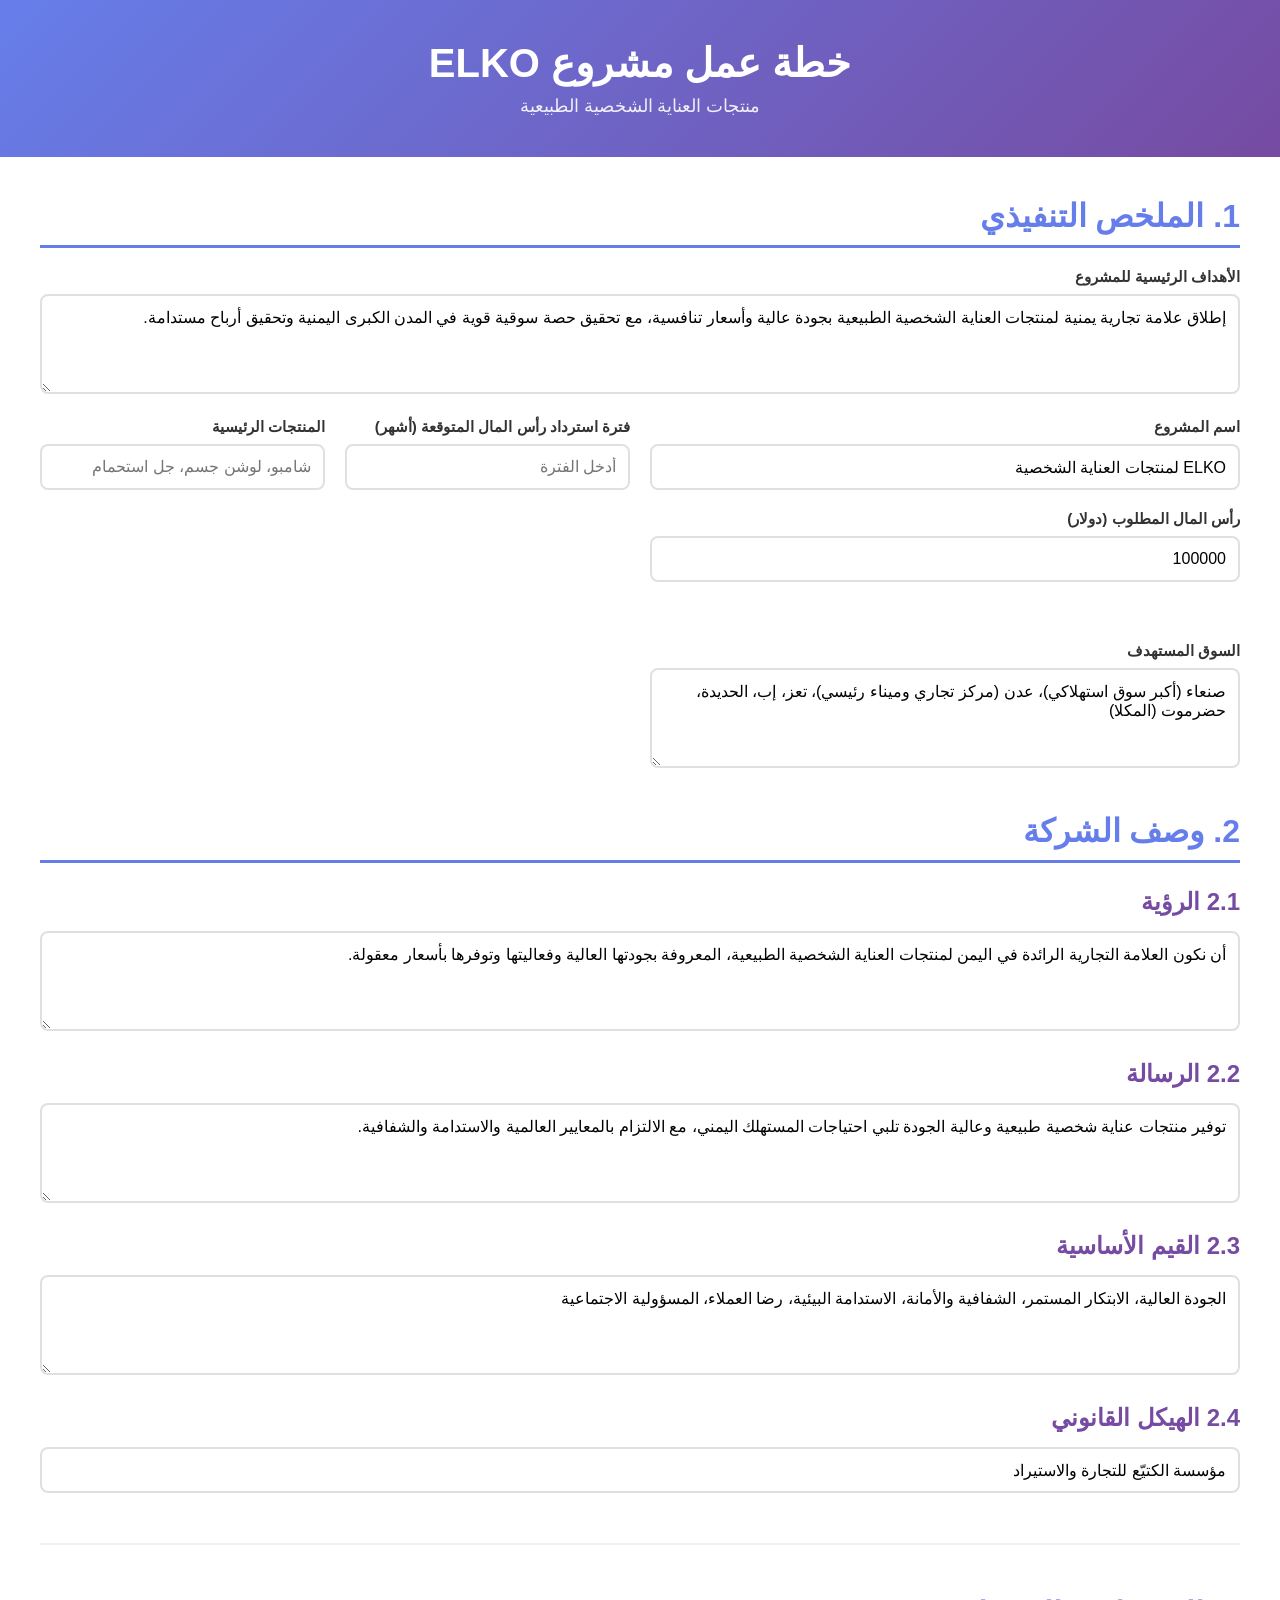
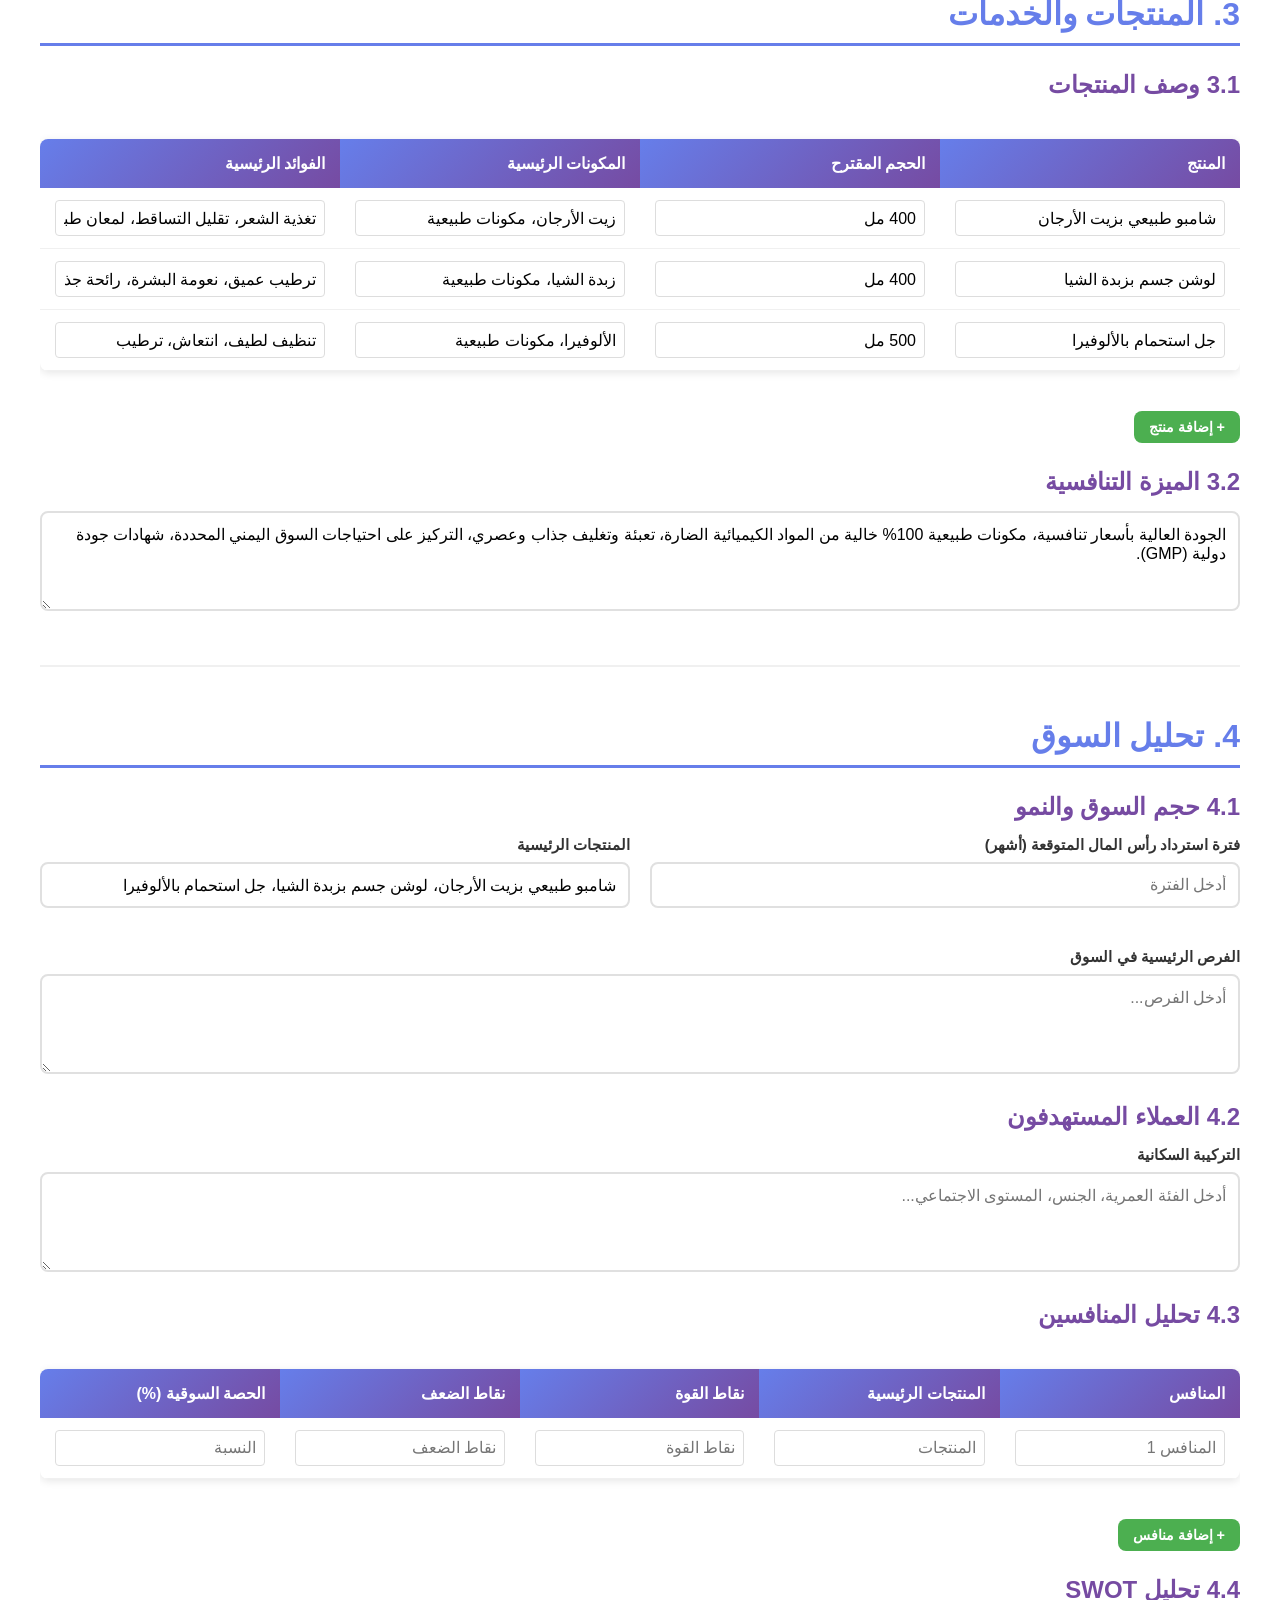
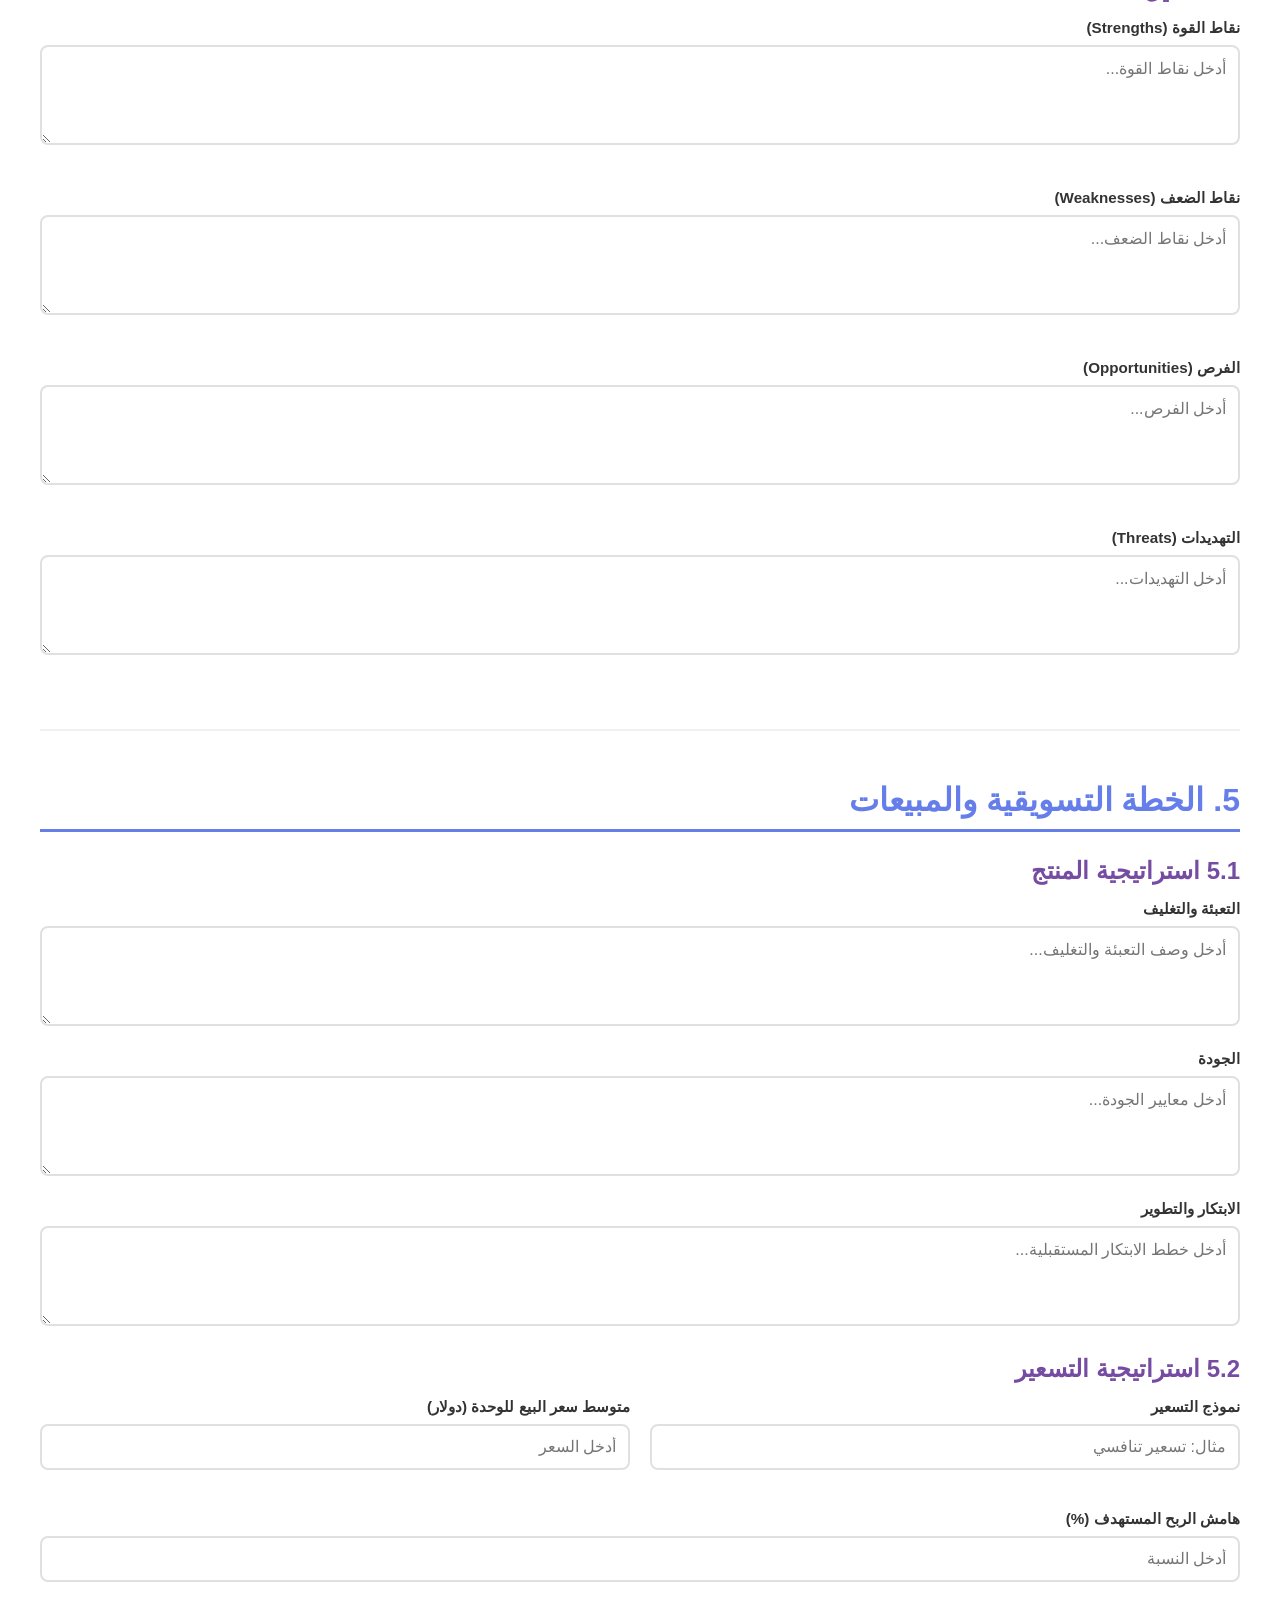
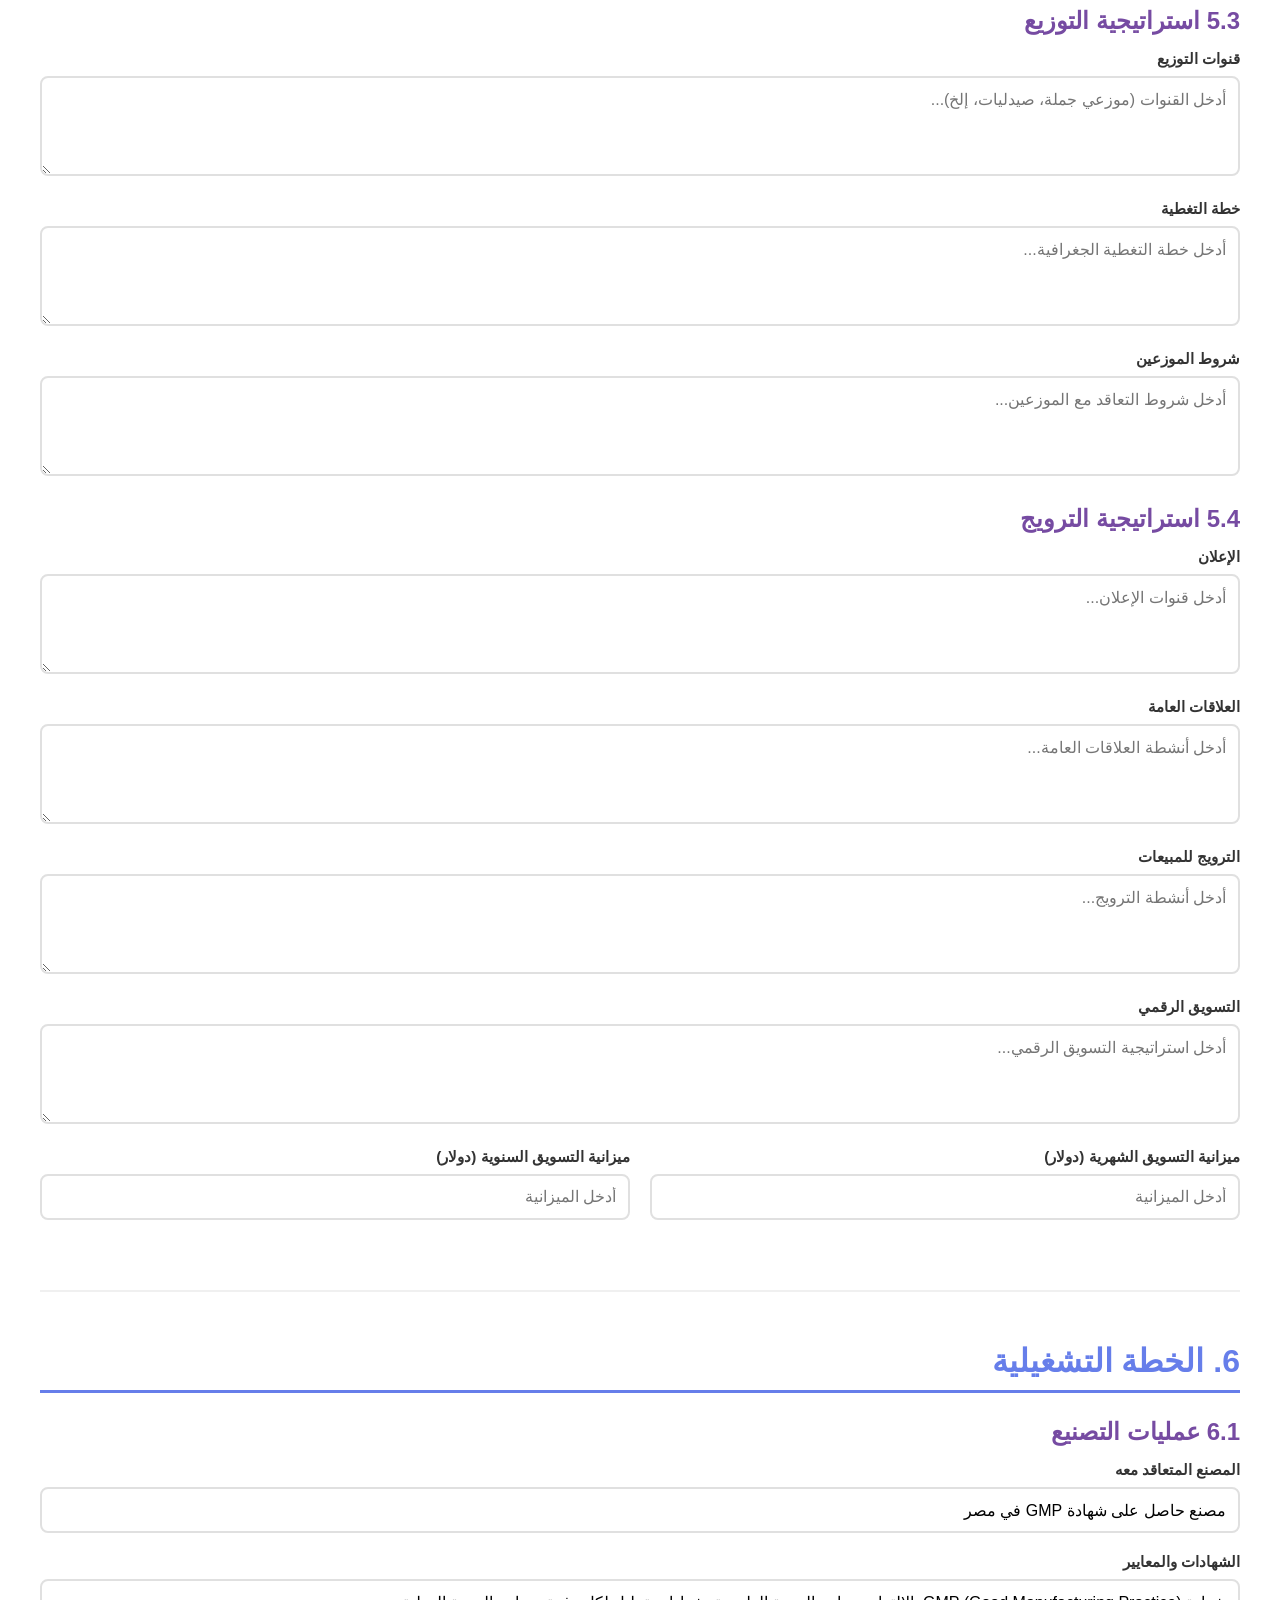
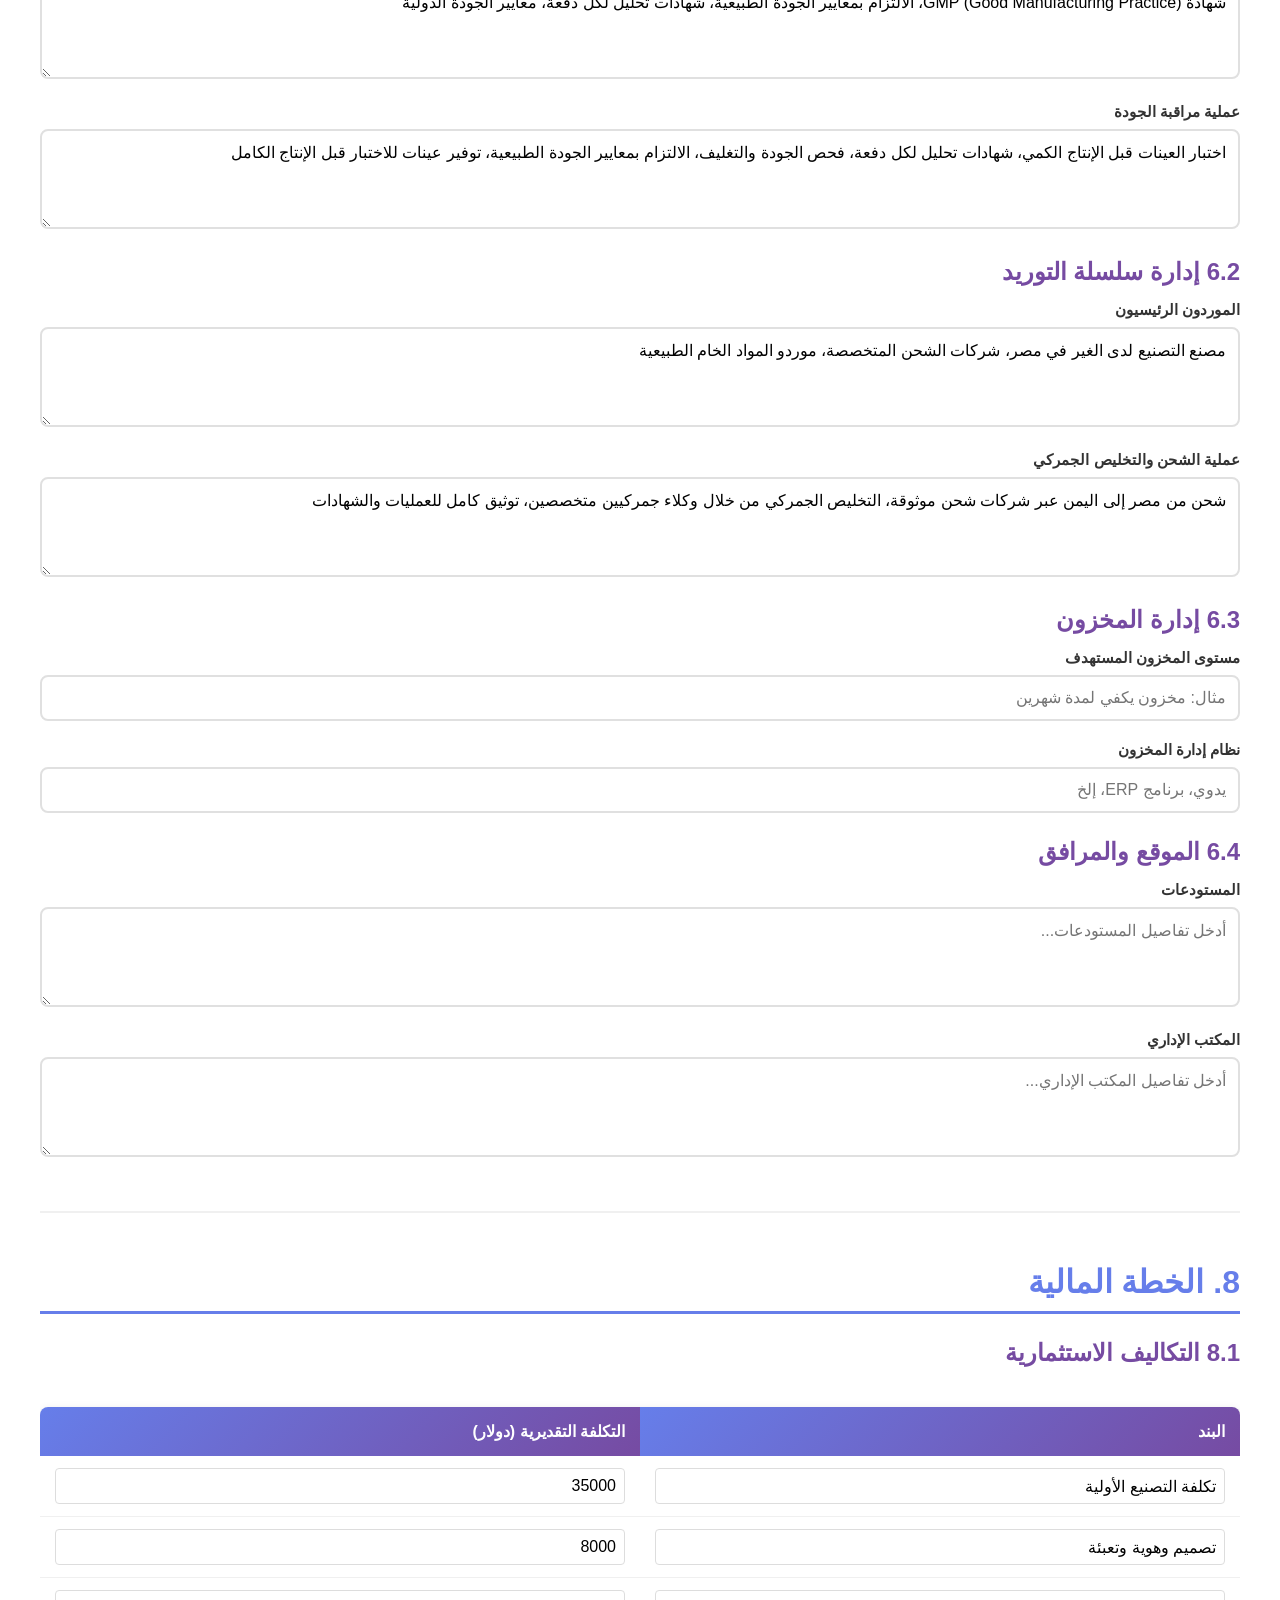
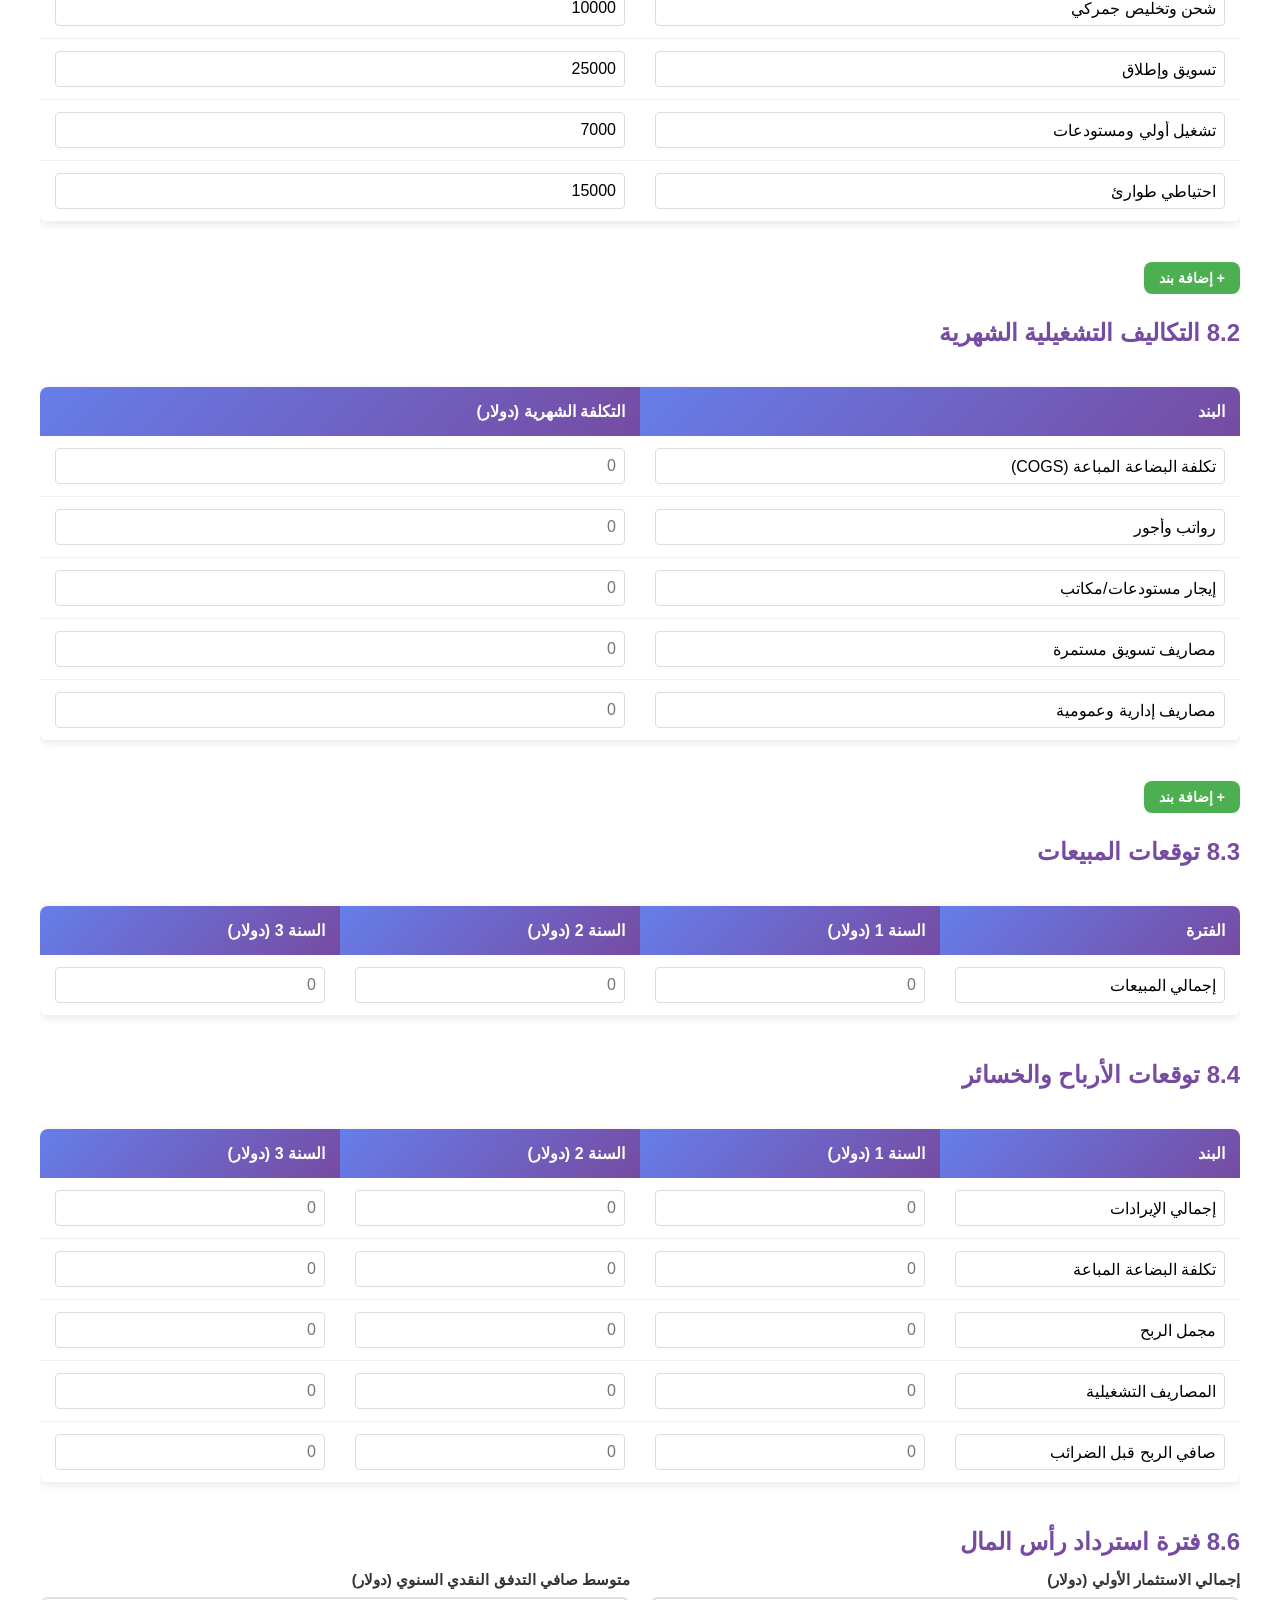
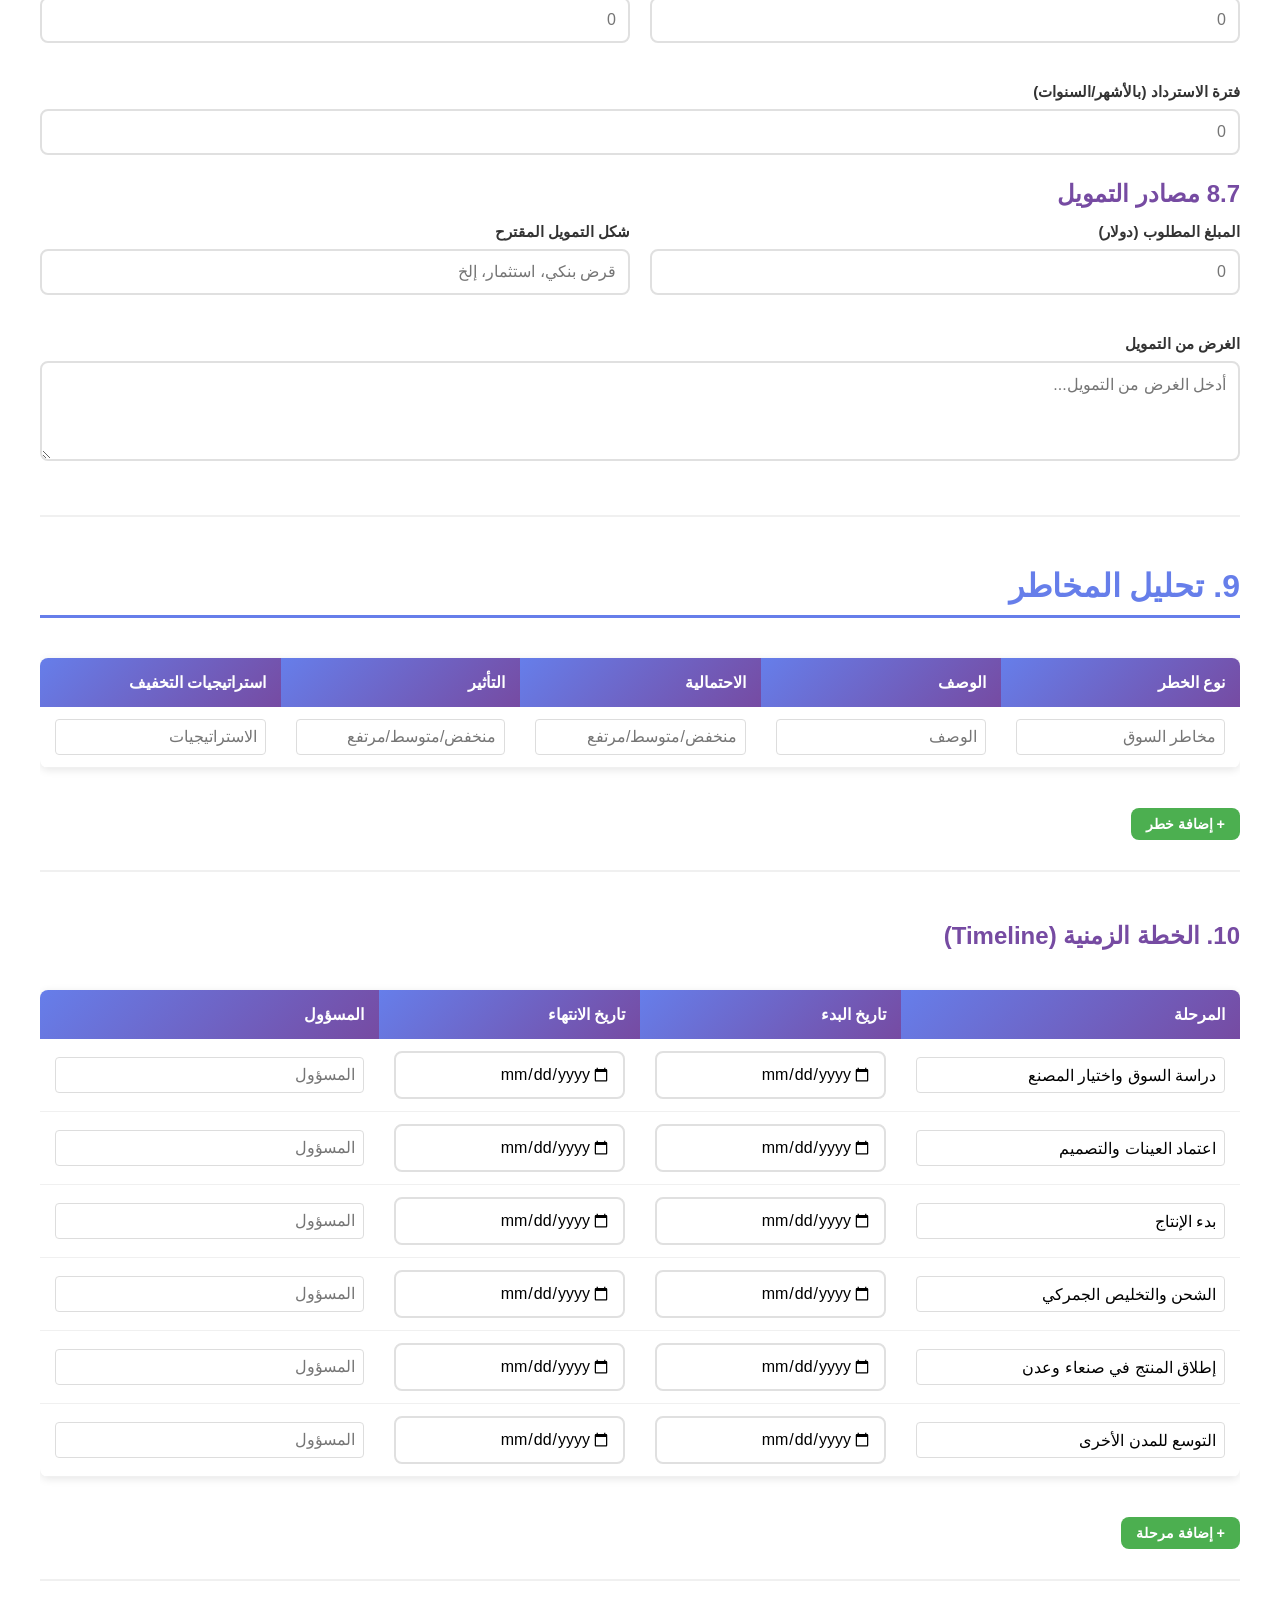
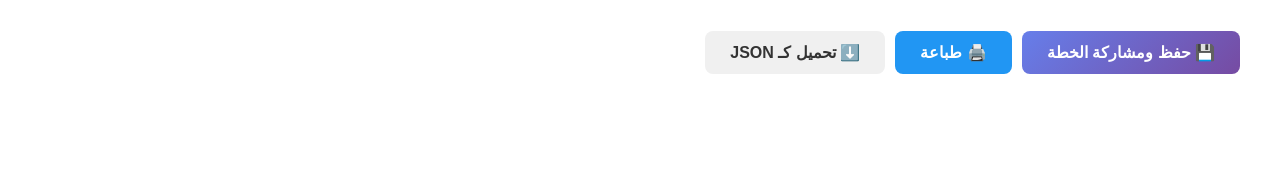
<file: plan.html>
<!DOCTYPE html>
<html lang="ar" dir="rtl">
<head>
    <meta charset="UTF-8">
    <meta name="viewport" content="width=device-width, initial-scale=1.0">
    <title>خطة عمل مشروع ELKO</title>
    <style>
        * {
            margin: 0;
            padding: 0;
            box-sizing: border-box;
        }

        body {
            font-family: 'Segoe UI', Tahoma, Geneva, Verdana, sans-serif;
            background: linear-gradient(135deg, #667eea 0%, #764ba2 100%);
            color: #333;
            direction: rtl;
            text-align: right;
            min-height: 100vh;
            padding: 0;
        }

        .container {
            max-width: 100%;
            margin: 0;
            background: white;
            border-radius: 0;
            box-shadow: none;
            overflow: hidden;
        }

        .header {
            background: linear-gradient(135deg, #667eea 0%, #764ba2 100%);
            color: white;
            padding: 40px;
            text-align: center;
        }

        .header h1 {
            font-size: 2.5em;
            margin-bottom: 10px;
            font-weight: 700;
        }

        .header p {
            font-size: 1.1em;
            opacity: 0.9;
        }

        .content {
            padding: 40px;
        }

        .section {
            margin-bottom: 50px;
            padding-bottom: 30px;
            border-bottom: 2px solid #f0f0f0;
        }

        .section:last-child {
            border-bottom: none;
        }

        h2 {
            color: #667eea;
            font-size: 2em;
            margin-bottom: 20px;
            padding-bottom: 10px;
            border-bottom: 3px solid #667eea;
        }

        h3 {
            color: #764ba2;
            font-size: 1.5em;
            margin-top: 25px;
            margin-bottom: 15px;
        }

        .form-group {
            margin-bottom: 20px;
        }

        label {
            display: block;
            margin-bottom: 8px;
            font-weight: 600;
            color: #333;
            font-size: 0.95em;
        }

        input[type="text"],
        input[type="number"],
        input[type="date"],
        textarea,
        select {
            width: 100%;
            padding: 12px;
            border: 2px solid #e0e0e0;
            border-radius: 8px;
            font-family: 'Segoe UI', Tahoma, Geneva, Verdana, sans-serif;
            font-size: 1em;
            transition: all 0.3s ease;
            direction: rtl;
            text-align: right;
        }

        input[type="text"]:focus,
        input[type="number"]:focus,
        input[type="date"]:focus,
        textarea:focus,
        select:focus {
            outline: none;
            border-color: #667eea;
            box-shadow: 0 0 0 3px rgba(102, 126, 234, 0.1);
        }

        textarea {
            resize: vertical;
            min-height: 100px;
        }

        .form-row {
            display: grid;
            grid-template-columns: 1fr 1fr;
            gap: 20px;
            margin-bottom: 20px;
        }

        .form-row.full {
            grid-template-columns: 1fr;
        }

        .table-wrapper {
            overflow-x: auto;
            margin: 20px 0;
        }

        table {
            width: 100%;
            border-collapse: collapse;
            margin: 20px 0;
            background: white;
            border-radius: 8px;
            overflow: hidden;
            box-shadow: 0 2px 8px rgba(0, 0, 0, 0.1);
        }

        th {
            background: linear-gradient(135deg, #667eea 0%, #764ba2 100%);
            color: white;
            padding: 15px;
            text-align: right;
            font-weight: 600;
        }

        td {
            padding: 12px 15px;
            border-bottom: 1px solid #f0f0f0;
        }

        tr:hover {
            background-color: #f9f9f9;
        }

        input[type="text"].table-input,
        input[type="number"].table-input {
            width: 100%;
            padding: 8px;
            border: 1px solid #ddd;
            border-radius: 4px;
        }

        .btn-group {
            display: flex;
            gap: 10px;
            margin-top: 30px;
            justify-content: flex-start;
            flex-wrap: wrap;
        }

        button {
            padding: 12px 25px;
            border: none;
            border-radius: 8px;
            font-size: 1em;
            font-weight: 600;
            cursor: pointer;
            transition: all 0.3s ease;
        }

        .btn-primary {
            background: linear-gradient(135deg, #667eea 0%, #764ba2 100%);
            color: white;
        }

        .btn-primary:hover {
            transform: translateY(-2px);
            box-shadow: 0 10px 20px rgba(102, 126, 234, 0.3);
        }

        .btn-secondary {
            background: #f0f0f0;
            color: #333;
        }

        .btn-secondary:hover {
            background: #e0e0e0;
        }

        .btn-add-row {
            background: #4caf50;
            color: white;
            padding: 8px 15px;
            font-size: 0.9em;
        }

        .btn-add-row:hover {
            background: #45a049;
        }

        .btn-delete-row {
            background: #f44336;
            color: white;
            padding: 6px 12px;
            font-size: 0.85em;
        }

        .btn-delete-row:hover {
            background: #da190b;
        }

        .info-box {
            background: #f0f4ff;
            border-left: 4px solid #667eea;
            padding: 15px;
            margin: 20px 0;
            border-radius: 4px;
        }

        .info-box strong {
            color: #667eea;
        }

        .summary-box {
            background: linear-gradient(135deg, #667eea 0%, #764ba2 100%);
            color: white;
            padding: 20px;
            border-radius: 8px;
            margin: 20px 0;
        }

        .summary-box h4 {
            margin-bottom: 10px;
        }

        .summary-item {
            display: flex;
            justify-content: space-between;
            margin: 8px 0;
            padding: 5px 0;
        }

        @media (max-width: 768px) {
            .form-row {
                grid-template-columns: 1fr;
            }

            h2 {
                font-size: 1.5em;
            }

            .header h1 {
                font-size: 1.8em;
            }

            .content {
                padding: 20px;
            }
        }

        .print-btn {
            background: #2196F3;
            color: white;
        }

        .print-btn:hover {
            background: #0b7dda;
        }

        @media print {
            body {
                background: white;
            }

            .btn-group {
                display: none;
            }

            input, textarea, select {
                border: none;
                background: transparent;
            }
        }
    </style>
</head>
<body>
    <div class="container">
        <div class="header">
            <h1>خطة عمل مشروع ELKO</h1>
            <p>منتجات العناية الشخصية الطبيعية</p>
        </div>

        <div class="content">
            <!-- 1. الملخص التنفيذي -->
            <div class="section">
                <h2>1. الملخص التنفيذي</h2>
                
                <div class="form-group">
                    <label>الأهداف الرئيسية للمشروع</label>
                    <textarea id="objectives" placeholder="أدخل الأهداف الرئيسية هنا...">إطلاق علامة تجارية يمنية لمنتجات العناية الشخصية الطبيعية بجودة عالية وأسعار تنافسية، مع تحقيق حصة سوقية قوية في المدن الكبرى اليمنية وتحقيق أرباح مستدامة.</textarea>
                </div>

                <div class="form-row">
                    <div class="form-group">
                        <label>اسم المشروع</label>
                        <input type="text" id="projectName" value="ELKO لمنتجات العناية الشخصية "               <div class="form-row">
                    <div class="form-group">
                        <label>رأس المال المطلوب (دولار)</label>
                        <input type="number" id="capitalRequired" placeholder="أدخل المبلغ" value="100000">
                    </div>
                </div>               <div class="form-row">
                    <div class="form-group">
                        <label>فترة استرداد رأس المال المتوقعة (أشهر)</label>
                        <input type="number" id="paybackPeriod" placeholder="أدخل الفترة">
                    </div>
                    <div class="form-group">
                        <label>المنتجات الرئيسية</label>
                        <input type="text" id="mainProducts" placeholder="شامبو، لوشن جسم، جل استحمام">
                    </div>
                </div>

                <div class="form-group">
                    <label>السوق المستهدف</label>
                    <textarea id="targetMarket" placeholder="أدخل المدن والأسواق المستهدفة...">صنعاء (أكبر سوق استهلاكي)، عدن (مركز تجاري وميناء رئيسي)، تعز، إب، الحديدة، حضرموت (المكلا)</textarea>
                </div>
            </div>

            <!-- 2. وصف الشركة -->
            <div class="section">
                <h2>2. وصف الشركة</h2>

                <h3>2.1 الرؤية</h3>
                <div class="form-group">
                    <textarea id="vision" placeholder="أدخل رؤية الشركة...">أن نكون العلامة التجارية الرائدة في اليمن لمنتجات العناية الشخصية الطبيعية، المعروفة بجودتها العالية وفعاليتها وتوفرها بأسعار معقولة.</textarea>
                </div>

                <h3>2.2 الرسالة</h3>
                <div class="form-group">
                    <textarea id="mission" placeholder="أدخل رسالة الشركة...">توفير منتجات عناية شخصية طبيعية وعالية الجودة تلبي احتياجات المستهلك اليمني، مع الالتزام بالمعايير العالمية والاستدامة والشفافية.</textarea>
                </div>

                <h3>2.3 القيم الأساسية</h3>
                <div class="form-group">
                    <textarea id="values" placeholder="أدخل القيم الأساسية (مثال: الجودة، الابتكار، الشفافية)...">الجودة العالية، الابتكار المستمر، الشفافية والأمانة، الاستدامة البيئية، رضا العملاء، المسؤولية الاجتماعية</textarea>
                </div>

                <h3>2.4 الهيكل القانوني</h3>
                <div class="form-group">
                    <input type="text" id="legalStructure" placeholder="مثال: مؤسسة فردية، شركة ذات مسؤولية محدودة" value="مؤسسة الكتيّع للتجارة والاستيراد">
                </div>
            </div>

            <!-- 3. المنتجات والخدمات -->
            <div class="section">
                <h2>3. المنتجات والخدمات</h2>

                <h3>3.1 وصف المنتجات</h3>
                <div class="table-wrapper">
                    <table>
                        <thead>
                            <tr>
                                <th>المنتج</th>
                                <th>الحجم المقترح</th>
                                <th>المكونات الرئيسية</th>
                                <th>الفوائد الرئيسية</th>
                            </tr>
                        </thead>
                        <tbody id="productsTable">
                            <tr>
                                <td><input type="text" class="table-input" value="شامبو طبيعي بزيت الأرجان"></td>
                                <td><input type="text" class="table-input" value="400 مل"></td>
                                <td><input type="text" class="table-input" value="زيت الأرجان، مكونات طبيعية"></td>
                                <td><input type="text" class="table-input" value="تغذية الشعر، تقليل التساقط، لمعان طبيعي"></td>
                            </tr>
                            <tr>
                                <td><input type="text" class="table-input" value="لوشن جسم بزبدة الشيا"></td>
                                <td><input type="text" class="table-input" value="400 مل"></td>
                                <td><input type="text" class="table-input" value="زبدة الشيا، مكونات طبيعية"></td>
                                <td><input type="text" class="table-input" value="ترطيب عميق، نعومة البشرة، رائحة جذابة"></td>
                            </tr>
                            <tr>
                                <td><input type="text" class="table-input" value="جل استحمام بالألوفيرا"></td>
                                <td><input type="text" class="table-input" value="500 مل"></td>
                                <td><input type="text" class="table-input" value="الألوفيرا، مكونات طبيعية"></td>
                                <td><input type="text" class="table-input" value="تنظيف لطيف، انتعاش، ترطيب"></td>
                            </tr>
                        </tbody>
                    </table>
                </div>
                <button class="btn-add-row" onclick="addProductRow()">+ إضافة منتج</button>

                <h3>3.2 الميزة التنافسية</h3>
                <div class="form-group">
                    <textarea id="competitiveAdvantage" placeholder="أدخل الميزة التنافسية...">الجودة العالية بأسعار تنافسية، مكونات طبيعية 100% خالية من المواد الكيميائية الضارة، تعبئة وتغليف جذاب وعصري، التركيز على احتياجات السوق اليمني المحددة، شهادات جودة دولية (GMP).</textarea>
                </div>
            </div>

            <!-- 4. تحليل السوق -->
            <div class="section">
                <h2>4. تحليل السوق</h2>

                <h3>4.1 حجم السوق والنمو</h3>
                <div class="form-row">
                    <div class="form-group">
                        <label>فترة استرداد رأس المال المتوقعة (أشهر)</label>
                        <input type="number" id="paybackPeriod" placeholder="أدخل الفترة" value="4-6">
                    </div>
                    <div class="form-group">
                        <label>المنتجات الرئيسية</label>
                        <input type="text" id="mainProducts" placeholder="شامبو، لوشن جسم، جل استحمام" value="شامبو طبيعي بزيت الأرجان، لوشن جسم بزبدة الشيا، جل استحمام بالألوفيرا">
                    </div>
                </div>

                <div class="form-group">
                    <label>الفرص الرئيسية في السوق</label>
                    <textarea id="marketOpportunities" placeholder="أدخل الفرص..."></textarea>
                </div>

                <h3>4.2 العملاء المستهدفون</h3>
                <div class="form-group">
                    <label>التركيبة السكانية</label>
                    <textarea id="demographics" placeholder="أدخل الفئة العمرية، الجنس، المستوى الاجتماعي..."></textarea>
                </div>

              

                <h3>4.3 تحليل المنافسين</h3>
                <div class="table-wrapper">
                    <table>
                        <thead>
                            <tr>
                                <th>المنافس</th>
                                <th>المنتجات الرئيسية</th>
                                <th>نقاط القوة</th>
                                <th>نقاط الضعف</th>
                                <th>الحصة السوقية (%)</th>
                            </tr>
                        </thead>
                        <tbody id="competitorsTable">
                            <tr>
                                <td><input type="text" class="table-input" placeholder="المنافس 1"></td>
                                <td><input type="text" class="table-input" placeholder="المنتجات"></td>
                                <td><input type="text" class="table-input" placeholder="نقاط القوة"></td>
                                <td><input type="text" class="table-input" placeholder="نقاط الضعف"></td>
                                <td><input type="number" class="table-input" placeholder="النسبة"></td>
                            </tr>
                        </tbody>
                    </table>
                </div>
                <button class="btn-add-row" onclick="addCompetitorRow()">+ إضافة منافس</button>

                <h3>4.4 تحليل SWOT</h3>
                <div class="form-row full">
                    <div class="form-group">
                        <label>نقاط القوة (Strengths)</label>
                        <textarea id="strengths" placeholder="أدخل نقاط القوة..."></textarea>
                    </div>
                </div>
                <div class="form-row full">
                    <div class="form-group">
                        <label>نقاط الضعف (Weaknesses)</label>
                        <textarea id="weaknesses" placeholder="أدخل نقاط الضعف..."></textarea>
                    </div>
                </div>
                <div class="form-row full">
                    <div class="form-group">
                        <label>الفرص (Opportunities)</label>
                        <textarea id="opportunities" placeholder="أدخل الفرص..."></textarea>
                    </div>
                </div>
                <div class="form-row full">
                    <div class="form-group">
                        <label>التهديدات (Threats)</label>
                        <textarea id="threats" placeholder="أدخل التهديدات..."></textarea>
                    </div>
                </div>
            </div>

            <!-- 5. الخطة التسويقية والمبيعات -->
            <div class="section">
                <h2>5. الخطة التسويقية والمبيعات</h2>

                <h3>5.1 استراتيجية المنتج</h3>
                <div class="form-group">
                    <label>التعبئة والتغليف</label>
                    <textarea id="packaging" placeholder="أدخل وصف التعبئة والتغليف..."></textarea>
                </div>

                <div class="form-group">
                    <label>الجودة</label>
                    <textarea id="quality" placeholder="أدخل معايير الجودة..."></textarea>
                </div>

                <div class="form-group">
                    <label>الابتكار والتطوير</label>
                    <textarea id="innovation" placeholder="أدخل خطط الابتكار المستقبلية..."></textarea>
                </div>

                <h3>5.2 استراتيجية التسعير</h3>
                <div class="form-row">
                    <div class="form-group">
                        <label>نموذج التسعير</label>
                        <input type="text" id="pricingModel" placeholder="مثال: تسعير تنافسي">
                    </div>
                    <div class="form-group">
                        <label>متوسط سعر البيع للوحدة (دولار)</label>
                        <input type="number" id="unitPrice" placeholder="أدخل السعر">
                    </div>
                </div>

                <div class="form-group">
                    <label>هامش الربح المستهدف (%)</label>
                    <input type="number" id="profitMargin" placeholder="أدخل النسبة">
                </div>

                <h3>5.3 استراتيجية التوزيع</h3>
                <div class="form-group">
                    <label>قنوات التوزيع</label>
                    <textarea id="distributionChannels" placeholder="أدخل القنوات (موزعي جملة، صيدليات، إلخ)..."></textarea>
                </div>

                <div class="form-group">
                    <label>خطة التغطية</label>
                    <textarea id="coveragePlan" placeholder="أدخل خطة التغطية الجغرافية..."></textarea>
                </div>

                <div class="form-group">
                    <label>شروط الموزعين</label>
                    <textarea id="distributorTerms" placeholder="أدخل شروط التعاقد مع الموزعين..."></textarea>
                </div>

                <h3>5.4 استراتيجية الترويج</h3>
                <div class="form-group">
                    <label>الإعلان</label>
                    <textarea id="advertising" placeholder="أدخل قنوات الإعلان..."></textarea>
                </div>

                <div class="form-group">
                    <label>العلاقات العامة</label>
                    <textarea id="publicRelations" placeholder="أدخل أنشطة العلاقات العامة..."></textarea>
                </div>

                <div class="form-group">
                    <label>الترويج للمبيعات</label>
                    <textarea id="promotions" placeholder="أدخل أنشطة الترويج..."></textarea>
                </div>

                <div class="form-group">
                    <label>التسويق الرقمي</label>
                    <textarea id="digitalMarketing" placeholder="أدخل استراتيجية التسويق الرقمي..."></textarea>
                </div>

                <div class="form-row">
                    <div class="form-group">
                        <label>ميزانية التسويق الشهرية (دولار)</label>
                        <input type="number" id="monthlyMarketingBudget" placeholder="أدخل الميزانية">
                    </div>
                    <div class="form-group">
                        <label>ميزانية التسويق السنوية (دولار)</label>
                        <input type="number" id="annualMarketingBudget" placeholder="أدخل الميزانية">
                    </div>
                </div>
            </div>

            <!-- 6. الخطة التشغيلية -->
            <div class="section">
                <h2>6. الخطة التشغيلية</h2>

                <h3>6.1 عمليات التصنيع</h3>
                <div class="form-group">
                    <label>المصنع المتعاقد معه</label>
                    <input type="text" id="manufacturer" placeholder="أدخل اسم المصنع والموقع" value="مصنع حاصل على شهادة GMP في مصر">
                </div>

                <div class="form-group">
                    <label>الشهادات والمعايير</label>
                    <textarea id="certifications" placeholder="أدخل الشهادات (GMP, ISO, إلخ)...">شهادة GMP (Good Manufacturing Practice)، الالتزام بمعايير الجودة الطبيعية، شهادات تحليل لكل دفعة، معايير الجودة الدولية</textarea>
                </div>

                <div class="form-group">
                    <label>عملية مراقبة الجودة</label>
                    <textarea id="qualityControl" placeholder="أدخل تفاصيل عملية مراقبة الجودة...">اختبار العينات قبل الإنتاج الكمي، شهادات تحليل لكل دفعة، فحص الجودة والتغليف، الالتزام بمعايير الجودة الطبيعية، توفير عينات للاختبار قبل الإنتاج الكامل</textarea>
                </div>

                <h3>6.2 إدارة سلسلة التوريد</h3>
                <div class="form-group">
                    <label>الموردون الرئيسيون</label>
                    <textarea id="suppliers" placeholder="أدخل أسماء الموردين الرئيسيين...">مصنع التصنيع لدى الغير في مصر، شركات الشحن المتخصصة، موردو المواد الخام الطبيعية</textarea>
                </div>

                <div class="form-group">
                    <label>عملية الشحن والتخليص الجمركي</label>
                    <textarea id="shippingProcess" placeholder="أدخل تفاصيل عملية الشحن...">شحن من مصر إلى اليمن عبر شركات شحن موثوقة، التخليص الجمركي من خلال وكلاء جمركيين متخصصين، توثيق كامل للعمليات والشهادات</textarea>
                </div>

                <h3>6.3 إدارة المخزون</h3>
                <div class="form-group">
                    <label>مستوى المخزون المستهدف</label>
                    <input type="text" id="inventoryLevel" placeholder="مثال: مخزون يكفي لمدة شهرين">
                </div>

                <div class="form-group">
                    <label>نظام إدارة المخزون</label>
                    <input type="text" id="inventorySystem" placeholder="يدوي، برنامج ERP، إلخ">
                </div>

                <h3>6.4 الموقع والمرافق</h3>
                <div class="form-group">
                    <label>المستودعات</label>
                    <textarea id="warehouses" placeholder="أدخل تفاصيل المستودعات..."></textarea>
                </div>

                <div class="form-group">
                    <label>المكتب الإداري</label>
                    <textarea id="office" placeholder="أدخل تفاصيل المكتب الإداري..."></textarea>
                </div>
            </div>


            <!-- 8. الخطة المالية -->
            <div class="section">
                <h2>8. الخطة المالية</h2>

                <h3>8.1 التكاليف الاستثمارية</h3>
                <div class="table-wrapper">
                    <table>
                        <thead>
                            <tr>
                                <th>البند</th>
                                <th>التكلفة التقديرية (دولار)</th>
                            </tr>
                        </thead>
                        <tbody id="investmentCostsTable">
                            <tr>
                                <td><input type="text" class="table-input" value="تكلفة التصنيع الأولية"></td>
                                <td><input type="number" class="table-input" value="35000"></td>
                            </tr>
                            <tr>
                                <td><input type="text" class="table-input" value="تصميم وهوية وتعبئة"></td>
                                <td><input type="number" class="table-input" value="8000"></td>
                            </tr>
                            <tr>
                                <td><input type="text" class="table-input" value="شحن وتخليص جمركي"></td>
                                <td><input type="number" class="table-input" value="10000"></td>
                            </tr>
                            <tr>
                                <td><input type="text" class="table-input" value="تسويق وإطلاق"></td>
                                <td><input type="number" class="table-input" value="25000"></td>
                            </tr>
                            <tr>
                                <td><input type="text" class="table-input" value="تشغيل أولي ومستودعات"></td>
                                <td><input type="number" class="table-input" value="7000"></td>
                            </tr>
                            <tr>
                                <td><input type="text" class="table-input" value="احتياطي طوارئ"></td>
                                <td><input type="number" class="table-input" value="15000"></td>
                            </tr>
                        </tbody>
                    </table>
                </div>
                <button class="btn-add-row" onclick="addCostRow()">+ إضافة بند</button>

                <h3>8.2 التكاليف التشغيلية الشهرية</h3>
                <div class="table-wrapper">
                    <table>
                        <thead>
                            <tr>
                                <th>البند</th>
                                <th>التكلفة الشهرية (دولار)</th>
                            </tr>
                        </thead>
                        <tbody id="operatingCostsTable">
                            <tr>
                                <td><input type="text" class="table-input" value="تكلفة البضاعة المباعة (COGS)"></td>
                                <td><input type="number" class="table-input" placeholder="0"></td>
                            </tr>
                            <tr>
                                <td><input type="text" class="table-input" value="رواتب وأجور"></td>
                                <td><input type="number" class="table-input" placeholder="0"></td>
                            </tr>
                            <tr>
                                <td><input type="text" class="table-input" value="إيجار مستودعات/مكاتب"></td>
                                <td><input type="number" class="table-input" placeholder="0"></td>
                            </tr>
                            <tr>
                                <td><input type="text" class="table-input" value="مصاريف تسويق مستمرة"></td>
                                <td><input type="number" class="table-input" placeholder="0"></td>
                            </tr>
                            <tr>
                                <td><input type="text" class="table-input" value="مصاريف إدارية وعمومية"></td>
                                <td><input type="number" class="table-input" placeholder="0"></td>
                            </tr>
                        </tbody>
                    </table>
                </div>
                <button class="btn-add-row" onclick="addOperatingCostRow()">+ إضافة بند</button>

                <h3>8.3 توقعات المبيعات</h3>
                <div class="table-wrapper">
                    <table>
                        <thead>
                            <tr>
                                <th>الفترة</th>
                                <th>السنة 1 (دولار)</th>
                                <th>السنة 2 (دولار)</th>
                                <th>السنة 3 (دولار)</th>
                            </tr>
                        </thead>
                        <tbody id="salesForecastTable">
                            <tr>
                                <td><input type="text" class="table-input" value="إجمالي المبيعات"></td>
                                <td><input type="number" class="table-input" placeholder="0"></td>
                                <td><input type="number" class="table-input" placeholder="0"></td>
                                <td><input type="number" class="table-input" placeholder="0"></td>
                            </tr>
                        </tbody>
                    </table>
                </div>

                <h3>8.4 توقعات الأرباح والخسائر</h3>
                <div class="table-wrapper">
                    <table>
                        <thead>
                            <tr>
                                <th>البند</th>
                                <th>السنة 1 (دولار)</th>
                                <th>السنة 2 (دولار)</th>
                                <th>السنة 3 (دولار)</th>
                            </tr>
                        </thead>
                        <tbody id="profitLossTable">
                            <tr>
                                <td><input type="text" class="table-input" value="إجمالي الإيرادات"></td>
                                <td><input type="number" class="table-input" placeholder="0"></td>
                                <td><input type="number" class="table-input" placeholder="0"></td>
                                <td><input type="number" class="table-input" placeholder="0"></td>
                            </tr>
                            <tr>
                                <td><input type="text" class="table-input" value="تكلفة البضاعة المباعة"></td>
                                <td><input type="number" class="table-input" placeholder="0"></td>
                                <td><input type="number" class="table-input" placeholder="0"></td>
                                <td><input type="number" class="table-input" placeholder="0"></td>
                            </tr>
                            <tr>
                                <td><input type="text" class="table-input" value="مجمل الربح"></td>
                                <td><input type="number" class="table-input" placeholder="0"></td>
                                <td><input type="number" class="table-input" placeholder="0"></td>
                                <td><input type="number" class="table-input" placeholder="0"></td>
                            </tr>
                            <tr>
                                <td><input type="text" class="table-input" value="المصاريف التشغيلية"></td>
                                <td><input type="number" class="table-input" placeholder="0"></td>
                                <td><input type="number" class="table-input" placeholder="0"></td>
                                <td><input type="number" class="table-input" placeholder="0"></td>
                            </tr>
                            <tr>
                                <td><input type="text" class="table-input" value="صافي الربح قبل الضرائب"></td>
                                <td><input type="number" class="table-input" placeholder="0"></td>
                                <td><input type="number" class="table-input" placeholder="0"></td>
                                <td><input type="number" class="table-input" placeholder="0"></td>
                            </tr>
                        </tbody>
                    </table>
                </div>

           

                <h3>8.6 فترة استرداد رأس المال</h3>
                <div class="form-row">
                    <div class="form-group">
                        <label>إجمالي الاستثمار الأولي (دولار)</label>
                        <input type="number" id="totalInvestment" placeholder="0">
                    </div>
                    <div class="form-group">
                        <label>متوسط صافي التدفق النقدي السنوي (دولار)</label>
                        <input type="number" id="annualCashFlow" placeholder="0">
                    </div>
                </div>

                <div class="form-group">
                    <label>فترة الاسترداد (بالأشهر/السنوات)</label>
                    <input type="text" id="paybackCalculated" placeholder="0" readonly>
                </div>

                <h3>8.7 مصادر التمويل</h3>
                <div class="form-row">
                    <div class="form-group">
                        <label>المبلغ المطلوب (دولار)</label>
                        <input type="number" id="fundingAmount" placeholder="0">
                    </div>
                    <div class="form-group">
                        <label>شكل التمويل المقترح</label>
                        <input type="text" id="fundingType" placeholder="قرض بنكي، استثمار، إلخ">
                    </div>
                </div>

                <div class="form-group">
                    <label>الغرض من التمويل</label>
                    <textarea id="fundingPurpose" placeholder="أدخل الغرض من التمويل..."></textarea>
                </div>
            </div>

            <!-- 9. تحليل المخاطر -->
            <div class="section">
                <h2>9. تحليل المخاطر</h2>

                <div class="table-wrapper">
                    <table>
                        <thead>
                            <tr>
                                <th>نوع الخطر</th>
                                <th>الوصف</th>
                                <th>الاحتمالية</th>
                                <th>التأثير</th>
                                <th>استراتيجيات التخفيف</th>
                            </tr>
                        </thead>
                        <tbody id="risksTable">
                            <tr>
                                <td><input type="text" class="table-input" placeholder="مخاطر السوق"></td>
                                <td><input type="text" class="table-input" placeholder="الوصف"></td>
                                <td><input type="text" class="table-input" placeholder="منخفض/متوسط/مرتفع"></td>
                                <td><input type="text" class="table-input" placeholder="منخفض/متوسط/مرتفع"></td>
                                <td><input type="text" class="table-input" placeholder="الاستراتيجيات"></td>
                            </tr>
                        </tbody>
                    </table>
                </div>
                <button class="btn-add-row" onclick="addRiskRow()">+ إضافة خطر</button>
            </div>

            <!-- 10. الخطة الزمنية -->
            <div class="section">
                <h3>10. الخطة الزمنية (Timeline)</h3>

                <div class="table-wrapper">
                    <table>
                        <thead>
                            <tr>
                                <th>المرحلة</th>
                                <th>تاريخ البدء</th>
                                <th>تاريخ الانتهاء</th>
                                <th>المسؤول</th>
                            </tr>
                        </thead>
                        <tbody id="timelineTable">
                            <tr>
                                <td><input type="text" class="table-input" value="دراسة السوق واختيار المصنع"></td>
                                <td><input type="date" class="table-input"></td>
                                <td><input type="date" class="table-input"></td>
                                <td><input type="text" class="table-input" placeholder="المسؤول"></td>
                            </tr>
                            <tr>
                                <td><input type="text" class="table-input" value="اعتماد العينات والتصميم"></td>
                                <td><input type="date" class="table-input"></td>
                                <td><input type="date" class="table-input"></td>
                                <td><input type="text" class="table-input" placeholder="المسؤول"></td>
                            </tr>
                            <tr>
                                <td><input type="text" class="table-input" value="بدء الإنتاج"></td>
                                <td><input type="date" class="table-input"></td>
                                <td><input type="date" class="table-input"></td>
                                <td><input type="text" class="table-input" placeholder="المسؤول"></td>
                            </tr>
                            <tr>
                                <td><input type="text" class="table-input" value="الشحن والتخليص الجمركي"></td>
                                <td><input type="date" class="table-input"></td>
                                <td><input type="date" class="table-input"></td>
                                <td><input type="text" class="table-input" placeholder="المسؤول"></td>
                            </tr>
                            <tr>
                                <td><input type="text" class="table-input" value="إطلاق المنتج في صنعاء وعدن"></td>
                                <td><input type="date" class="table-input"></td>
                                <td><input type="date" class="table-input"></td>
                                <td><input type="text" class="table-input" placeholder="المسؤول"></td>
                            </tr>
                            <tr>
                                <td><input type="text" class="table-input" value="التوسع للمدن الأخرى"></td>
                                <td><input type="date" class="table-input"></td>
                                <td><input type="date" class="table-input"></td>
                                <td><input type="text" class="table-input" placeholder="المسؤول"></td>
                            </tr>
                        </tbody>
                    </table>
                </div>
                <button class="btn-add-row" onclick="addTimelineRow()">+ إضافة مرحلة</button>
            </div>

            <!-- أزرار الحفظ والطباعة -->
            <div class="btn-group">
                <button class="btn-primary" onclick="savePlan()">💾 حفظ ومشاركة الخطة</button>
                <button class="btn-secondary print-btn" onclick="window.print()">🖨️ طباعة</button>
                <button class="btn-secondary" onclick="downloadPlan()">⬇️ تحميل كـ JSON</button>
            </div>
        </div>
    </div>

    <script>
        // دالة إضافة صف جديد للمنتجات
        function addProductRow() {
            const table = document.getElementById('productsTable');
            const row = table.insertRow();
            row.innerHTML = `
                <td><input type="text" class="table-input" placeholder="المنتج"></td>
                <td><input type="text" class="table-input" placeholder="الحجم"></td>
                <td><input type="text" class="table-input" placeholder="المكونات"></td>
                <td><input type="text" class="table-input" placeholder="الفوائد"></td>
            `;
        }

        // دالة إضافة صف جديد للمنافسين
        function addCompetitorRow() {
            const table = document.getElementById('competitorsTable');
            const row = table.insertRow();
            row.innerHTML = `
                <td><input type="text" class="table-input" placeholder="المنافس"></td>
                <td><input type="text" class="table-input" placeholder="المنتجات"></td>
                <td><input type="text" class="table-input" placeholder="نقاط القوة"></td>
                <td><input type="text" class="table-input" placeholder="نقاط الضعف"></td>
                <td><input type="number" class="table-input" placeholder="النسبة"></td>
            `;
        }

        // دالة إضافة عضو فريق
        function addTeamRow() {
            const table = document.getElementById('teamTable');
            const row = table.insertRow();
            row.innerHTML = `
                <td><input type="text" class="table-input" placeholder="المنصب"></td>
                <td><input type="text" class="table-input" placeholder="الاسم"></td>
                <td><input type="text" class="table-input" placeholder="المؤهلات"></td>
            `;
        }

        // دالة إضافة بند تكلفة
        function addCostRow() {
            const table = document.getElementById('investmentCostsTable');
            const row = table.insertRow();
            row.innerHTML = `
                <td><input type="text" class="table-input" placeholder="البند"></td>
                <td><input type="number" class="table-input" placeholder="0"></td>
            `;
        }

        // دالة إضافة بند تكلفة تشغيلية
        function addOperatingCostRow() {
            const table = document.getElementById('operatingCostsTable');
            const row = table.insertRow();
            row.innerHTML = `
                <td><input type="text" class="table-input" placeholder="البند"></td>
                <td><input type="number" class="table-input" placeholder="0"></td>
            `;
        }

        // دالة إضافة خطر
        function addRiskRow() {
            const table = document.getElementById('risksTable');
            const row = table.insertRow();
            row.innerHTML = `
                <td><input type="text" class="table-input" placeholder="نوع الخطر"></td>
                <td><input type="text" class="table-input" placeholder="الوصف"></td>
                <td><input type="text" class="table-input" placeholder="الاحتمالية"></td>
                <td><input type="text" class="table-input" placeholder="التأثير"></td>
                <td><input type="text" class="table-input" placeholder="الاستراتيجيات"></td>
            `;
        }

        // دالة إضافة مرحلة زمنية
        function addTimelineRow() {
            const table = document.getElementById('timelineTable');
            const row = table.insertRow();
            row.innerHTML = `
                <td><input type="text" class="table-input" placeholder="المرحلة"></td>
                <td><input type="date" class="table-input"></td>
                <td><input type="date" class="table-input"></td>
                <td><input type="text" class="table-input" placeholder="المسؤول"></td>
            `;
        }

        // دالة حفظ الخطة في Local Storage ومشاركة HTML
        function savePlan() {
            try {
                const formData = {};
                
                // جمع بيانات الحقول النصية
                document.querySelectorAll('input[type="text"], input[type="number"], input[type="date"], textarea').forEach(element => {
                    if (element.id) {
                        formData[element.id] = element.value;
                    }
                });

                // جمع بيانات الجداول
                const tables = {
                    products: getTableData('productsTable'),
                    competitors: getTableData('competitorsTable'),
                    team: getTableData('teamTable'),
                    investmentCosts: getTableData('investmentCostsTable'),
                    operatingCosts: getTableData('operatingCostsTable'),
                    salesForecast: getTableData('salesForecastTable'),
                    profitLoss: getTableData('profitLossTable'),
                    risks: getTableData('risksTable'),
                    timeline: getTableData('timelineTable')
                };

                localStorage.setItem('elkoPlan', JSON.stringify({...formData, tables}));
                alert('تم حفظ الخطة بنجاح! 📁');
                
                // مشاركة ملف HTML
                shareAsHTML();
            } catch (error) {
                console.error('خطأ في الحفظ:', error);
                alert('حدث خطأ أثناء الحفظ: ' + error.message);
            }
        }

        // دالة مشاركة الخطة كملف HTML
        function shareAsHTML() {
            try {
                // الحصول على محتوى HTML الكامل للصفحة
                const htmlContent = document.documentElement.outerHTML;
                
                // إنشاء Blob من محتوى HTML
                const blob = new Blob([htmlContent], { type: 'text/html;charset=utf-8' });
                
                // التحقق من دعم Web Share API للملفات
                if (navigator.share && typeof File !== 'undefined') {
                    try {
                        const file = new File([blob], 'ELKO_Business_Plan.html', { type: 'text/html' });
                        
                        // محاولة المشاركة
                        navigator.share({
                            title: 'خطة عمل مشروع ELKO',
                            text: 'خطة عمل مشروع ELKO - منتجات العناية الشخصية الطبيعية',
                            files: [file]
                        })
                        .then(() => {
                            console.log('تمت المشاركة بنجاح');
                        })
                        .catch((error) => {
                            console.log('خطأ في المشاركة:', error);
                            // في حالة فشل المشاركة، نقوم بتحميل الملف
                            downloadHTML(htmlContent);
                        });
                    } catch (e) {
                        // إذا فشل إنشاء File، نقوم بالتحميل مباشرة
                        downloadHTML(htmlContent);
                    }
                } else {
                    // إذا لم يكن Web Share API مدعوماً، نقوم بتحميل الملف مباشرة
                    downloadHTML(htmlContent);
                }
            } catch (error) {
                console.error('خطأ في المشاركة:', error);
                alert('حدث خطأ أثناء المشاركة: ' + error.message);
            }
        }

        // دالة تحميل ملف HTML
        function downloadHTML(htmlContent) {
            try {
                const blob = new Blob([htmlContent], { type: 'text/html;charset=utf-8' });
                const url = URL.createObjectURL(blob);
                const link = document.createElement('a');
                link.href = url;
                link.download = 'ELKO_Business_Plan.html';
                document.body.appendChild(link);
                link.click();
                document.body.removeChild(link);
                setTimeout(() => URL.revokeObjectURL(url), 100);
                alert('تم تحميل الملف! يمكنك الآن مشاركته 📤');
            } catch (error) {
                console.error('خطأ في التحميل:', error);
                alert('حدث خطأ أثناء تحميل الملف: ' + error.message);
            }
        }

        // دالة الحصول على بيانات الجدول
        function getTableData(tableId) {
            const table = document.getElementById(tableId);
            if (!table) {
                console.warn('Table not found:', tableId);
                return [];
            }
            
            const data = [];
            const rows = table.querySelectorAll('tr');
            
            rows.forEach(row => {
                const rowData = [];
                row.querySelectorAll('input, textarea').forEach(input => {
                    rowData.push(input.value || '');
                });
                if (rowData.length > 0) {
                    data.push(rowData);
                }
            });
            
            return data;
        }

        // دالة تحميل الخطة من Local Storage
        function loadPlan() {
            const saved = localStorage.getItem('elkoPlan');
            if (saved) {
                const data = JSON.parse(saved);
                
                // استعادة الحقول
                Object.keys(data).forEach(key => {
                    if (key !== 'tables') {
                        const element = document.getElementById(key);
                        if (element) {
                            element.value = data[key];
                        }
                    }
                });

                // استعادة بيانات الجداول
                if (data.tables) {
                    restoreTableData('productsTable', data.tables.products);
                    restoreTableData('competitorsTable', data.tables.competitors);
                    restoreTableData('teamTable', data.tables.team);
                    restoreTableData('investmentCostsTable', data.tables.investmentCosts);
                    restoreTableData('operatingCostsTable', data.tables.operatingCosts);
                    restoreTableData('salesForecastTable', data.tables.salesForecast);
                    restoreTableData('profitLossTable', data.tables.profitLoss);
                    restoreTableData('risksTable', data.tables.risks);
                    restoreTableData('timelineTable', data.tables.timeline);
                }
            }
        }

        // دالة استعادة بيانات الجدول
        function restoreTableData(tableId, data) {
            const table = document.getElementById(tableId);
            if (!table) {
                console.warn('Table not found for restore:', tableId);
                return;
            }
            
            if (!data || data.length === 0) {
                return;
            }
            
            table.innerHTML = '';
            
            data.forEach(rowData => {
                const row = table.insertRow();
                rowData.forEach(cellData => {
                    const cell = row.insertCell();
                    const safeData = cellData || '';
                    if (safeData.includes('-') && safeData.length === 10) {
                        cell.innerHTML = `<input type="date" class="table-input" value="${safeData}">`;
                    } else if (!isNaN(safeData) && safeData !== '') {
                        cell.innerHTML = `<input type="number" class="table-input" value="${safeData}">`;
                    } else {
                        cell.innerHTML = `<input type="text" class="table-input" value="${safeData}">`;
                    }
                });
            });
        }

        // دالة تحميل الخطة كـ JSON
        function downloadPlan() {
            const formData = {};
            
            document.querySelectorAll('input[type="text"], input[type="number"], input[type="date"], textarea').forEach(element => {
                if (element.id) {
                    formData[element.id] = element.value;
                }
            });

            const tables = {
                products: getTableData('productsTable'),
                competitors: getTableData('competitorsTable'),
                team: getTableData('teamTable'),
                investmentCosts: getTableData('investmentCostsTable'),
                operatingCosts: getTableData('operatingCostsTable'),
                salesForecast: getTableData('salesForecastTable'),
                profitLoss: getTableData('profitLossTable'),
                risks: getTableData('risksTable'),
                timeline: getTableData('timelineTable')
            };

            const dataStr = JSON.stringify({...formData, tables}, null, 2);
            const dataBlob = new Blob([dataStr], {type: 'application/json'});
            const url = URL.createObjectURL(dataBlob);
            const link = document.createElement('a');
            link.href = url;
            link.download = 'ELKO_Business_Plan.json';
            link.click();
        }

        // تحميل الخطة عند فتح الصفحة
        window.addEventListener('load', loadPlan);

        // حساب نقطة التعادل تلقائياً
        document.getElementById('fixedCosts')?.addEventListener('input', calculateBreakEven);
        document.getElementById('profitPerUnit')?.addEventListener('input', calculateBreakEven);

        function calculateBreakEven() {
            const fixedCosts = parseFloat(document.getElementById('fixedCosts').value) || 0;
            const profitPerUnit = parseFloat(document.getElementById('profitPerUnit').value) || 0;

            if (profitPerUnit > 0) {
                const breakEvenUnits = Math.ceil(fixedCosts / profitPerUnit);
                const breakEvenDollar = breakEvenUnits * profitPerUnit;
                
                document.getElementById('breakEvenUnits').value = breakEvenUnits;
                document.getElementById('breakEvenDollar').value = breakEvenDollar.toFixed(2);
            }
        }

        // حساب فترة الاسترداد تلقائياً
        document.getElementById('totalInvestment')?.addEventListener('input', calculatePayback);
        document.getElementById('annualCashFlow')?.addEventListener('input', calculatePayback);

        function calculatePayback() {
            const investment = parseFloat(document.getElementById('totalInvestment').value) || 0;
            const cashFlow = parseFloat(document.getElementById('annualCashFlow').value) || 0;

            if (cashFlow > 0) {
                const years = investment / cashFlow;
                const months = Math.round((years % 1) * 12);
                const wholeYears = Math.floor(years);
                
                document.getElementById('paybackCalculated').value = 
                    wholeYears > 0 ? `${wholeYears} سنة و ${months} شهر` : `${Math.round(years * 12)} شهر`;
            }
        }
    </script>
</body>
</html>
</file>
